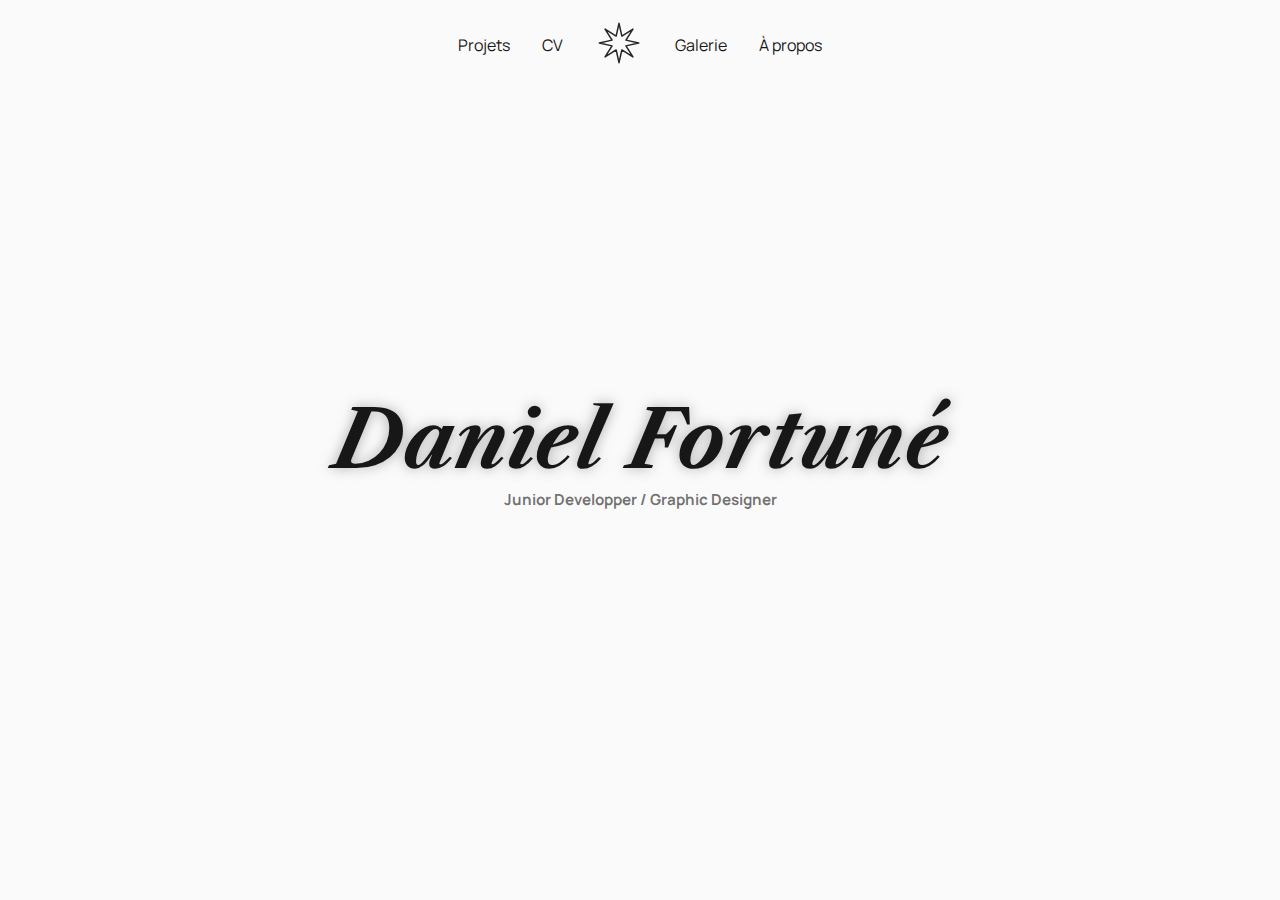
<file: index.html>
<!DOCTYPE html>
<html lang="en">
  <head>
    <meta charset="UTF-8" />
    <meta name="viewport" content="width=device-width, initial-scale=1.0" />
    <link rel="stylesheet" href="style.css" />
    <link rel="icon" type="image/x-icon" href="images/AA STAR.png" />
    <title>Daniel Fortuné</title>
  </head>
  <body>
    <header>
      <div class="container">
        <nav class="nav__container">
          <ul class="nav__list">
            <li>
              <a href="very_talented_please_hire_me.html" class="nav__links"
                >Projets</a
              >
            </li>
            <li><a href="cv.html" class="nav__links">CV</a></li>
          </ul>

          <a href="index.html"
            ><svg
              id="nav__logo"
              data-name="nav__logo"
              xmlns="http://www.w3.org/2000/svg"
              viewBox="0 0 3000 3000">
              <polygon
                points="1499.97 270.37 1679.74 1066.1 2369.47 630.55 1933.93 1320.29 2729.6 1500 1933.93 1679.71 2369.47 2369.45 1679.74 1933.9 1499.97 2729.63 1320.26 1933.9 630.53 2369.45 1066.07 1679.71 270.4 1500 1066.07 1320.29 630.53 630.55 1320.26 1066.1 1499.97 270.37" />
            </svg>
          </a>
          <ul class="nav__list">
            <li><a href="gallery.html" class="nav__links">Galerie</a></li>
            <li><a href="à-propos.html" class="nav__links">À propos</a></li>
          </ul>
        </nav>
      </div>
    </header>
    <main>
      <section class="hero__container container">
        <h1 class="hero__title">Daniel Fortuné</h1>
        <p class="hero__subtitle">Junior Developper / Graphic Designer</p>
      </section>
    </main>
    <footer></footer>
  </body>
</html>
</file>
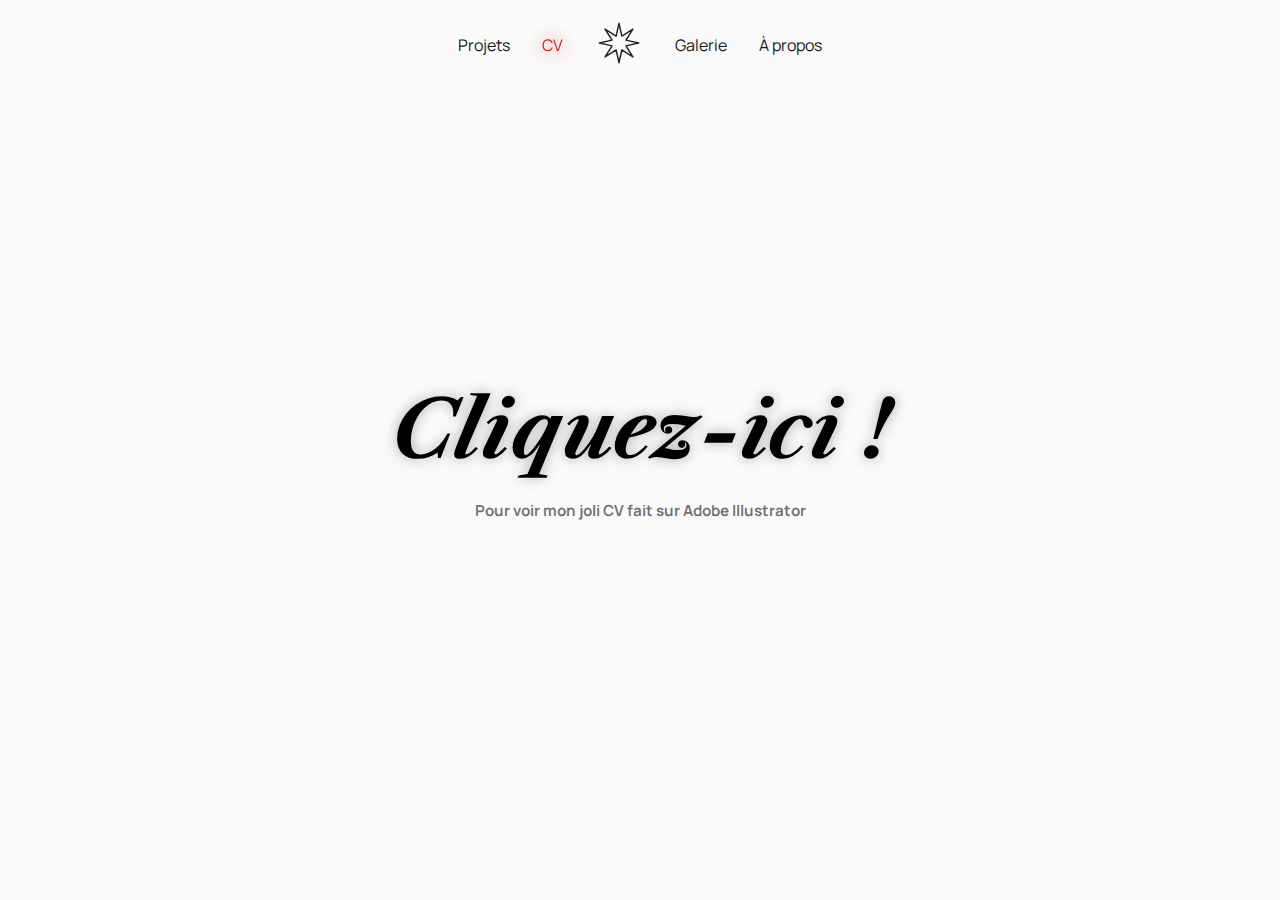
<file: cv.html>
<!DOCTYPE html>
<html lang="en">
  <head>
    <meta charset="UTF-8" />
    <meta name="viewport" content="width=device-width, initial-scale=1.0" />
    <link rel="stylesheet" href="style.css" />
    <link rel="icon" type="image/x-icon" href="images/AA STAR.png" />
    <title>CV</title>
  </head>
  <body>
    <header>
      <div class="container">
        <nav class="nav__container">
          <ul class="nav__list">
            <li>
              <a href="very_talented_please_hire_me.html" class="nav__links"
                >Projets</a
              >
            </li>
            <li class="active__link">
              <a href="cv.html" class="nav__links">CV</a>
            </li>
          </ul>

          <a href="index.html"
            ><svg
              id="nav__logo"
              data-name="nav__logo"
              xmlns="http://www.w3.org/2000/svg"
              viewBox="0 0 3000 3000">
              <polygon
                points="1499.97 270.37 1679.74 1066.1 2369.47 630.55 1933.93 1320.29 2729.6 1500 1933.93 1679.71 2369.47 2369.45 1679.74 1933.9 1499.97 2729.63 1320.26 1933.9 630.53 2369.45 1066.07 1679.71 270.4 1500 1066.07 1320.29 630.53 630.55 1320.26 1066.1 1499.97 270.37" />
            </svg>
          </a>
          <ul class="nav__list">
            <li><a href="gallery.html" class="nav__links">Galerie</a></li>
            <li><a href="à-propos.html" class="nav__links">À propos</a></li>
          </ul>
        </nav>
      </div>
    </header>

    <main>
      <section class="hero__container container cv__section">
        <form
          method="get"
          target="_blank"
          action="images/CV/CVDANIELFORTUNÉ.pdf">
          <button class="hero__title hero__button" type="submit">
            Cliquez-ici !
          </button>
        </form>

        <span style="text-align: center"
          ><p class="hero__subtitle">
            <br />
            Pour voir mon joli CV fait sur Adobe Illustrator
          </p></span
        >
      </section>

      <!-- <section class="hero__container container">
        <h1 class="hero__title">ErRoR (；☉_☉)</h1>
        <span style="text-align: center"
          ><p class="hero__subtitle">
            Je n'ai pas encore fini cette page :// <br />
            Je fais le nécessaire au plus vite !!
          </p></span
        >
      </section> -->

      <!-- <section class="hero__container container">
        <div class="cv__container">
          <h1>Cliquez pour télécharger !</h1>
          <div class="pdf__container">
            <a href="images/CV/CV DANIEL FORTUNÉ.pdf" download="Daniel Fortuné CV"
              ><img
                class="hero__resume"
                src="images/CV DANIEL FORTUNÉ.png"
                alt=""
            /></a>
          </div>
        </div>
      </section> -->
    </main>
  </body>
</html>
</file>
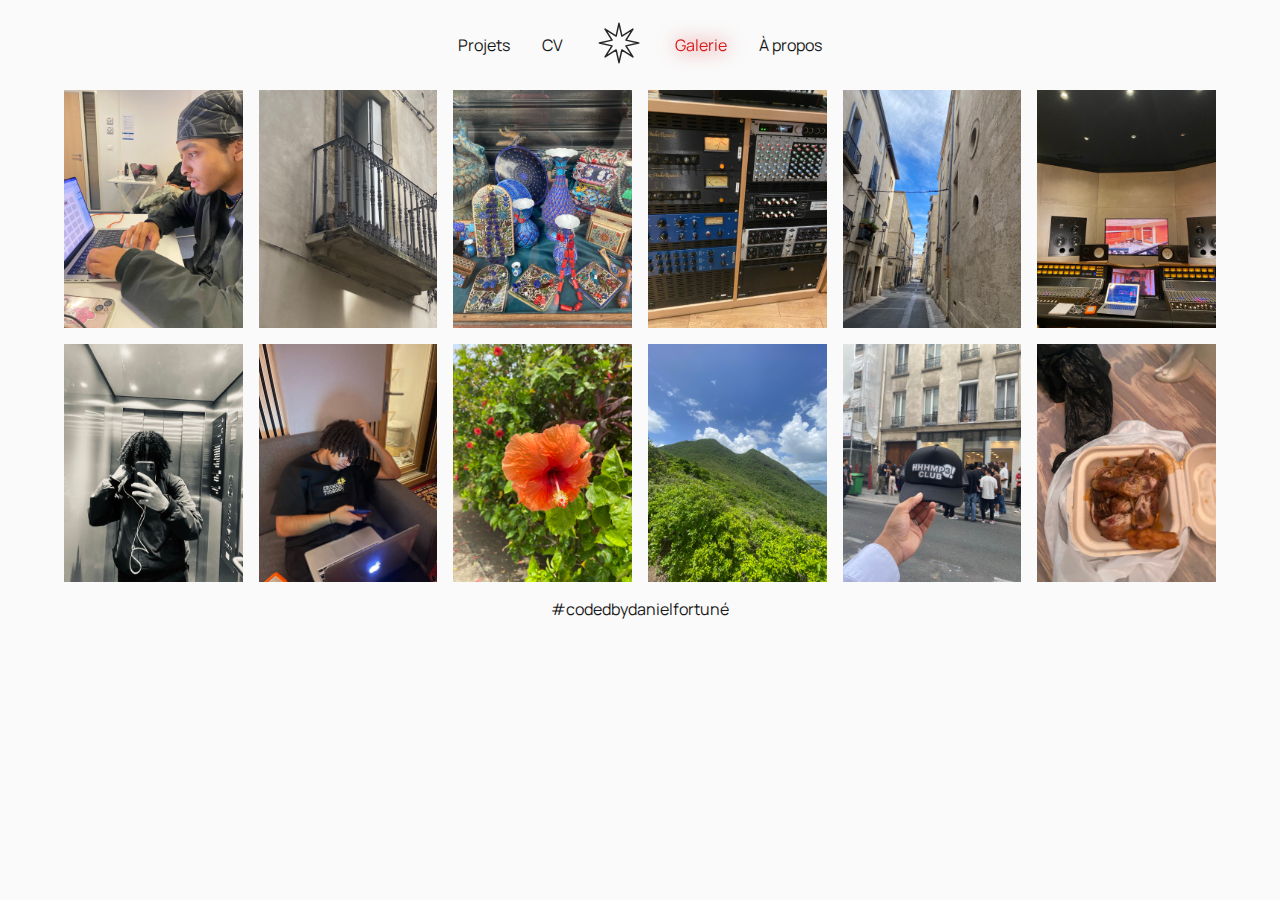
<file: gallery.html>
<!DOCTYPE html>
<html lang="en">
  <head>
    <meta charset="UTF-8" />
    <meta name="viewport" content="width=device-width, initial-scale=1.0" />
    <link rel="stylesheet" href="style.css" />
    <link rel="icon" type="image/x-icon" href="images/AA STAR.png" />

    <title>Galerie</title>
  </head>
  <body>
    <header>
      <div class="container">
        <nav class="nav__container">
          <ul class="nav__list">
            <li>
              <a href="very_talented_please_hire_me.html" class="nav__links"
                >Projets</a
              >
            </li>
            <li>
              <a href="cv.html" class="nav__links">CV</a>
            </li>
          </ul>

          <a href="index.html"
            ><svg
              id="nav__logo"
              data-name="nav__logo"
              xmlns="http://www.w3.org/2000/svg"
              viewBox="0 0 3000 3000">
              <polygon
                points="1499.97 270.37 1679.74 1066.1 2369.47 630.55 1933.93 1320.29 2729.6 1500 1933.93 1679.71 2369.47 2369.45 1679.74 1933.9 1499.97 2729.63 1320.26 1933.9 630.53 2369.45 1066.07 1679.71 270.4 1500 1066.07 1320.29 630.53 630.55 1320.26 1066.1 1499.97 270.37" />
            </svg>
          </a>
          <ul class="nav__list">
            <li class="active__link">
              <a href="gallery.html" class="nav__links">Galerie</a>
            </li>
            <li>
              <a href="à-propos.html" class="nav__links">À propos</a>
            </li>
          </ul>
        </nav>
      </div>
    </header>

    <main>
      <!-- <section class="hero__container container">
        <h1 class="hero__title">ErRoR (；☉_☉)</h1>
        <span style="text-align: center"
          ><p class="hero__subtitle">
            Je n'ai pas encore fini cette page :// <br />
            Je fais le nécessaire au plus vite !!
          </p></span
        >
      </section> -->

      <section class="photo__gallery container">
        <div class="gallery__wrapper">
          <img
            draggable="false"
            src="images/image_gallery/ecole_focused.jpeg"
            class="gallery__images"
            alt="photo 1" />
          <img
            draggable="false"
            src="images/image_gallery/montpellier_chat.jpeg"
            class="gallery__images"
            alt="photo 2" />
          <img
            draggable="false"
            src="images/image_gallery/paris_jewels.jpeg"
            class="gallery__images"
            alt="photo 3" />
          <img
            draggable="false"
            src="images/image_gallery/studio_analograck.jpeg"
            class="gallery__images"
            alt="photo 4" />
          <img
            draggable="false"
            src="images/image_gallery/montpellier_ruelle.jpeg"
            class="gallery__images"
            alt="photo 5" />
          <img
            draggable="false"
            src="images/image_gallery/studio_sodasound.jpeg"
            class="gallery__images"
            alt="photo 6" />

          <img
            draggable="false"
            src="images/image_gallery/selfie_elevatorpic.jpeg"
            class="gallery__images"
            alt="photo 9" />
          <img
            draggable="false"
            src="images/image_gallery/studio_sittingdown.jpeg"
            class="gallery__images"
            alt="photo 7" />

          <img
            draggable="false"
            src="images/image_gallery/mada_flower.jpeg"
            class="gallery__images"
            alt="photo 8" />
          <img
            draggable="false"
            src="images/image_gallery/mada_larcher.jpeg"
            class="gallery__images"
            alt="photo 10" />
          <img
            draggable="false"
            src="images/image_gallery/paris_hhhmp3event.jpeg"
            class="gallery__images"
            alt="photo 11" />
            <img
            draggable="false"
            src="images/image_gallery/lucia_jerkchicken.jpeg"
            class="gallery__images"
            alt="photo 12" />
        </div>
      </section>
    </main>
    <footer>
      <div class="container">
        <p class="footer__credit">
          <a href="https://github.com/dntbstck/Personal-Portfolio-Project"
            >#codedbydanielfortuné</a
          >
        </p>
      </div>
    </footer>
  </body>
</html>
</file>
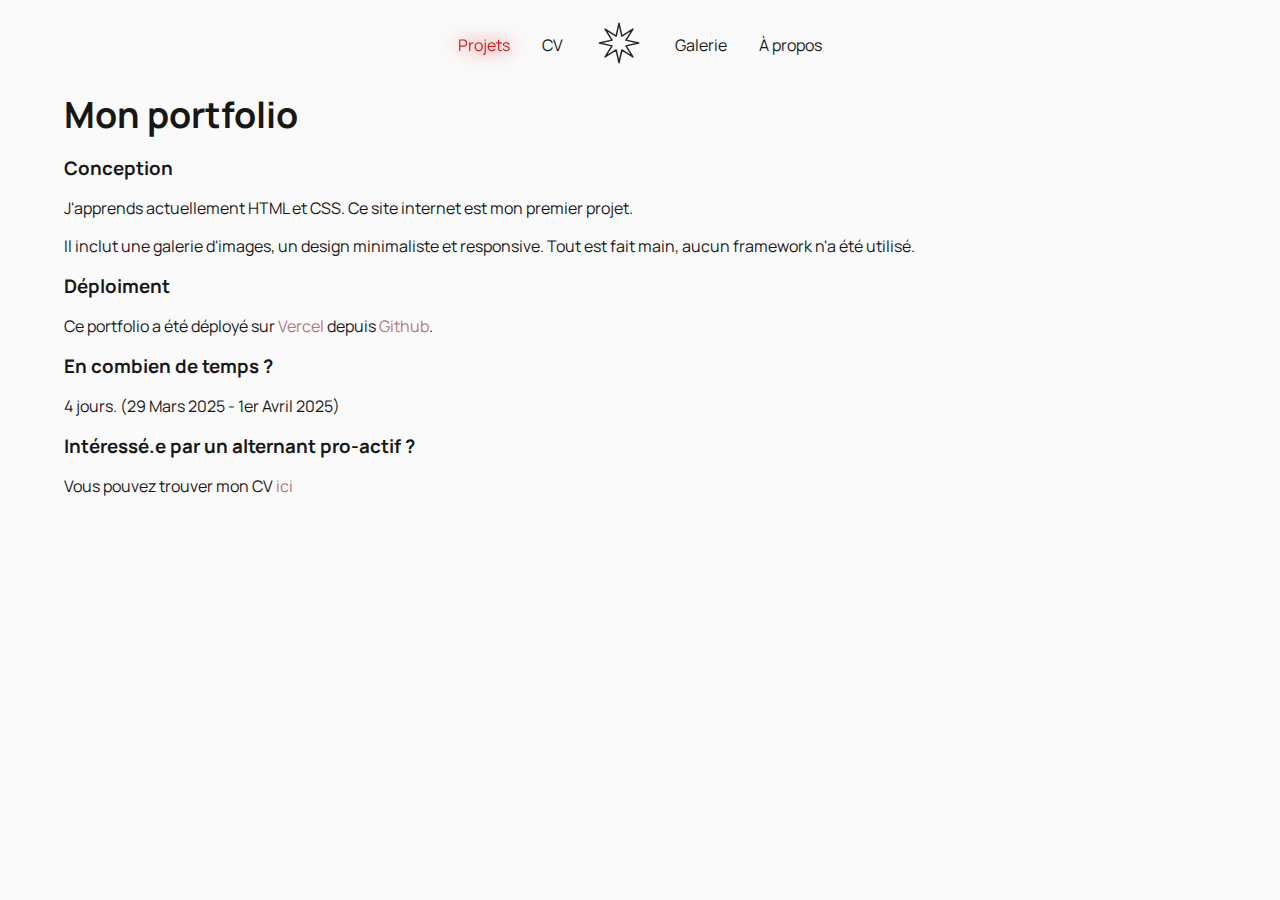
<file: very_talented_please_hire_me.html>
<!DOCTYPE html>
<html lang="en">
  <head>
    <meta charset="UTF-8" />
    <meta name="viewport" content="width=device-width, initial-scale=1.0" />
    <link rel="stylesheet" href="style.css" />
    <link rel="icon" type="image/x-icon" href="images/AA STAR.png" />
    <title>Projets</title>
  </head>
  <body>
    <header>
      <div class="container">
        <nav class="nav__container">
          <ul class="nav__list">
            <li class="active__link">
              <a href="very_talented_please_hire_me.html" class="nav__links"
                >Projets</a
              >
            </li>
            <li><a href="cv.html" class="nav__links">CV</a></li>
          </ul>

          <a href="index.html"
            ><svg
              id="nav__logo"
              data-name="nav__logo"
              xmlns="http://www.w3.org/2000/svg"
              viewBox="0 0 3000 3000">
              <polygon
                points="1499.97 270.37 1679.74 1066.1 2369.47 630.55 1933.93 1320.29 2729.6 1500 1933.93 1679.71 2369.47 2369.45 1679.74 1933.9 1499.97 2729.63 1320.26 1933.9 630.53 2369.45 1066.07 1679.71 270.4 1500 1066.07 1320.29 630.53 630.55 1320.26 1066.1 1499.97 270.37" />
            </svg>
          </a>
          <ul class="nav__list">
            <li><a href="gallery.html" class="nav__links">Galerie</a></li>
            <li><a href="à-propos.html" class="nav__links">À propos</a></li>
          </ul>
        </nav>
      </div>
    </header>
    <main>
      <div class="container">
        <div class="projects__wrapper">
          <section class="section__projects">
            <div class="section__projects__title">
              <h1>Mon portfolio</h1>
            </div>
            <div class="section__projects__text">
              <h3>Conception</h3>
              <p>
                J'apprends actuellement HTML et CSS. Ce site internet est mon
                premier projet.
              </p>
              <p>
                Il inclut
                <!-- un menu burger fait avec JavaSript pour la version
                mobile (pas encore mais bientôt promis),  -->une galerie
                d'images, un design minimaliste et responsive. Tout est fait
                main, aucun framework n'a été utilisé.
              </p>
              <h3>Déploiment</h3>
              <p>
                Ce portfolio a été déployé sur
                <a href="https://vercel.com/" target="_blank"
                  ><span style="color: rgb(180, 120, 120)">Vercel</span></a
                >
                depuis
                <a
                  href="https://github.com/dntbstck/Personal-Portfolio-Project"
                  target="_blank"
                  ><span style="color: rgb(180, 120, 120)">Github</span></a
                >.
              </p>
              <h3>En combien de temps ?</h3>
              <p>
                4 jours. (29 Mars 2025 - 1er Avril 2025)
                <br />
              </p>
              <h3>Intéressé.e par un alternant pro-actif ?</h3>
              <p>
                Vous pouvez trouver mon CV
                <a href="cv.html"
                  ><span style="color: rgb(180, 120, 120)">ici </span></a
                >
              </p>
            </div>
          </section>

          <!-- <section class="section__projects">
            <div class="section__projects__title">
              <h1>Design</h1>
            </div>

            <div class="stickers__cards__wrapper">
              <div class="card__1 cards grey-on-hover">
                <img src="images/neue star border.svg" alt="" />
                <h2>Stickers</h2>
                <p>Description</p>
              </div>
              <div class="card__2 cards grey-on-hover">
                <img src="images/poster_1 Large.png" alt="" />
                <h2>Posters</h2>
                <p>Description</p>
              </div>
              <div class="card__3 cards grey-on-hover">
                <img src="images/POST.png" alt="" />
                <h2>Communication</h2>
                <p>Description</p>
              </div>
              <div class="card__4 cards grey-on-hover">
                <img src="images/6tem-8.png" alt="" />
                <h2>Cover Arts</h2>
                <p>Description</p>
              </div>
            </div>
          </section> -->
        </div>
      </div>
    </main>
  </body>
</html>
</file>
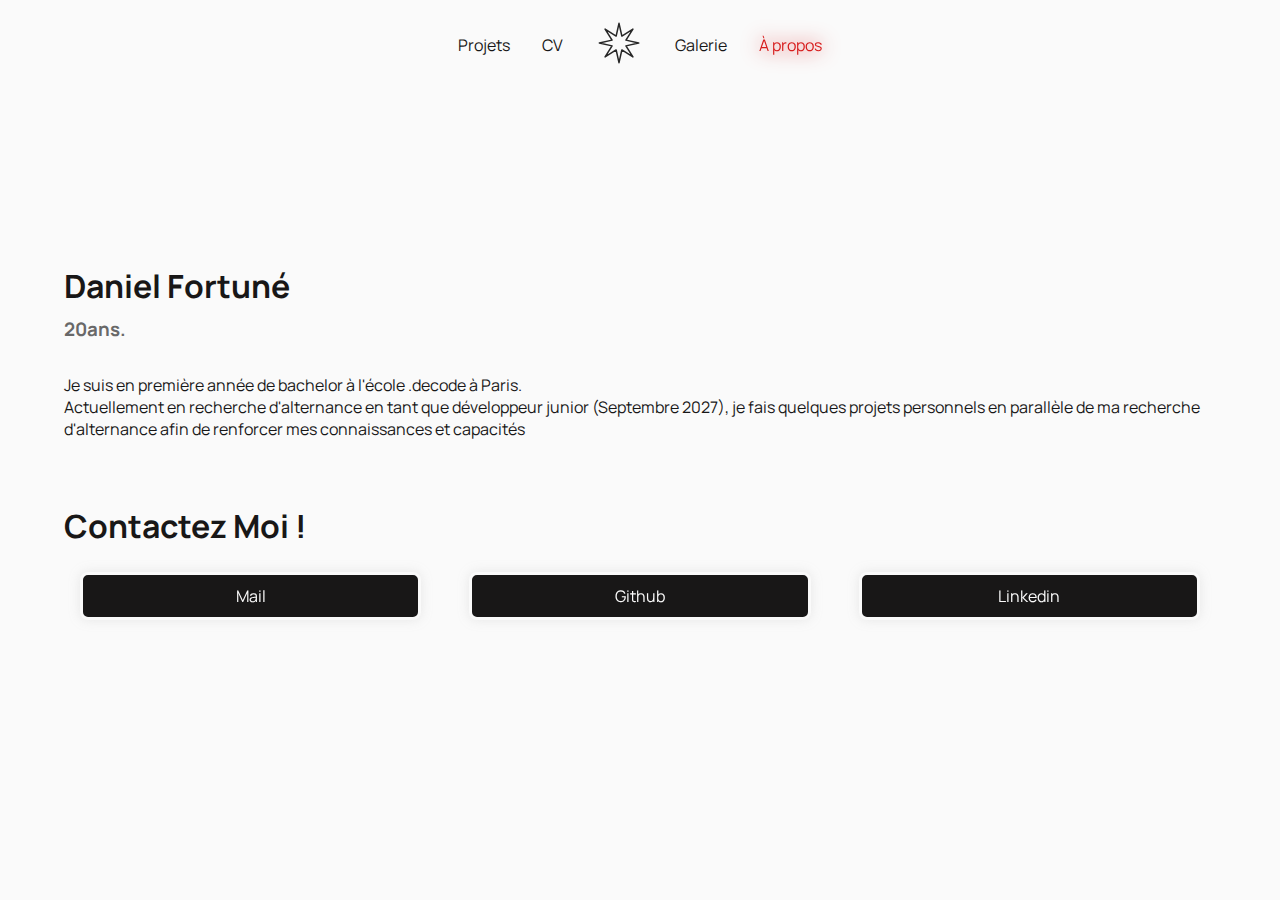
<file: à-propos.html>
<!DOCTYPE html>
<html lang="en">
  <head>
    <meta charset="UTF-8" />
    <meta name="viewport" content="width=device-width, initial-scale=1.0" />
    <link rel="stylesheet" href="style.css" />
    <link rel="icon" type="image/x-icon" href="images/AA STAR.png" />
    <title>À propos</title>
  </head>
  <body>
    <header>
      <div class="container">
        <nav class="nav__container">
          <ul class="nav__list">
            <li>
              <a href="very_talented_please_hire_me.html" class="nav__links"
                >Projets</a
              >
            </li>
            <li>
              <a href="cv.html" class="nav__links">CV</a>
            </li>
          </ul>

          <a href="index.html"
            ><svg
              id="nav__logo"
              data-name="nav__logo"
              xmlns="http://www.w3.org/2000/svg"
              viewBox="0 0 3000 3000">
              <polygon
                points="1499.97 270.37 1679.74 1066.1 2369.47 630.55 1933.93 1320.29 2729.6 1500 1933.93 1679.71 2369.47 2369.45 1679.74 1933.9 1499.97 2729.63 1320.26 1933.9 630.53 2369.45 1066.07 1679.71 270.4 1500 1066.07 1320.29 630.53 630.55 1320.26 1066.1 1499.97 270.37" />
            </svg>
          </a>
          <ul class="nav__list">
            <li><a href="gallery.html" class="nav__links">Galerie</a></li>
            <li class="active__link">
              <a href="à-propos.html" class="nav__links">À propos</a>
            </li>
          </ul>
        </nav>
      </div>
    </header>

    <main>
      <!-- <section class="hero__container container">
        <h1 class="hero__title">ErRoR (；☉_☉)</h1>
        <span style="text-align: center"
          ><p class="hero__subtitle">
            Je n'ai pas encore fini cette page :// <br />
            Je fais le nécessaire au plus vite !!
          </p></span
        >
      </section> -->

      <section class="hero__container container">
        <div class="àpropos__wrapper">
          <!-- <div class="àpropos__left">
            <div class="àpropos__image">
              <img src="images/image_gallery/selfie_elevatorpic.jpeg" alt="" />
            </div>
          </div> -->
          <div class="àpropos__right">
            <div class="àpropos__text">
              <div class="àpropos__text_header">
                <h1>Daniel Fortuné</h1>
                <h3>20ans.</h3>
              </div>
              <p>
                Je suis en première année de bachelor à l'école
                <a href="https://www.ecole-decode.fr" target="_blank"
                  >.decode</a
                >
                à Paris. <br />Actuellement en recherche d'alternance en tant
                que développeur junior (Septembre 2027), je fais quelques
                projets personnels en parallèle de ma recherche d'alternance
                afin de renforcer mes connaissances et capacités
              </p>
            </div>
            <div class="àpropos__contact àpropos__text_header">
              <h1>Contactez Moi !</h1>
              <div class="àpropos__contact__list">
                <a href="mailto:danielfortune.pro@gmail.com">
                  <div>
                    <p>Mail</p>
                  </div>
                </a>
                <a href="https://github.com/dntbstck">
                  <div>
                    <p>Github</p>
                  </div>
                </a>
                <a href="https://www.linkedin.com/in/danielfortuné/">
                  <div>
                    <p>Linkedin</p>
                  </div>
                </a>
                <!-- <li>
                  <a href=""><img src="" alt="" /></a>
                  <p>Instagram</p>
                </li> -->
              </div>
            </div>
          </div>
        </div>
      </section>
    </main>
  </body>
</html>
</file>
<file: style.css>
@import url("https://fonts.googleapis.com/css2?family=Libre+Caslon+Text:ital,wght@0,400;0,700;1,400&family=Manrope:wght@200..800&display=swap");

@font-face {
  font-family: "Libre Caslon Condensed", sans-serif;
  src: url(https://fonts.cdnfonts.com/css/libre-caslon-text);
}
/* font-family: "Manrope", sans-serif;
font-family: 'Libre Caslon Condensed', sans-serif;
font-family: 'Neue Haas Grotesk Display Pro', sans-serif; */

/* .libre-caslon-text-regular {
  font-family: "Libre Caslon Text", serif;
  font-weight: 400;
  font-style: normal;
}

.libre-caslon-text-bold {
  font-family: "Libre Caslon Text", serif;
  font-weight: 700;
  font-style: normal;
}

.libre-caslon-text-regular-italic {
  font-family: "Libre Caslon Text", serif;
  font-weight: 400;
  font-style: italic;
}


.manrope-<uniquifier> {
  font-family: "Manrope", sans-serif;
  font-optical-sizing: auto;
  font-weight: <weight>;
  font-style: normal;
}
 */

:root {
  --background-color: #FAFAFA;
  --dropshadow-hover: #d71c1c;
  --black: rgb(24, 23, 23);
}

* {
  padding: 0;
  margin: 0;
  box-sizing: border-box;
}

html {
  font-family: "Manrope", sans-serif;
  color: var(--black);
}

body {
  background-color: var(--background-color);
}

.container {
  width: 90%;
  margin: auto;
  /* background-color: blue; */
}

header {
  background-color: var(--background-color);
  /*  filter: drop-shadow(0 0 0.4rem #fcfbf5); */
}

.nav__container {
  display: flex;
  align-items: center;
  justify-content: center;

  column-gap: 2rem;

  height: 10vh;
}

.nav__list {
  list-style: none;
  display: flex;
  column-gap: 2rem;
}

.nav__links,
a {
  text-decoration: none;
  color: inherit;
  transition: all 0.2s;
}

.active__link {
  color: var(--dropshadow-hover);
  filter: drop-shadow(0 0 0.6rem);
}

.nav__links:hover,
.nav__links:focus {
  color: var(--dropshadow-hover);
  filter: drop-shadow(0 0 0.6rem);
}

#nav__logo {
  width: 3rem;
  fill: var(--background-color);
  stroke-linecap: round;
  stroke-linejoin: round;
  stroke-width: 6rem;
  stroke: rgba(0, 0, 0, 0.842);
  transition: all 0.5s;
}

#nav__logo:hover {
  cursor: pointer;
  transform: rotate(180deg);
  fill: var(--black);
  stroke-linecap: round;
  stroke-linejoin: round;
  stroke-width: 6rem;
  stroke: var(--background-color);
  color: var(--black);
  filter: drop-shadow(0 0 0.6rem);
}

/* #nav__logo{
    width: 4rem;
    stroke-linecap: round;
    stroke-linejoin: round;
    stroke-width: 4rem;
    stroke: #fcfbf5;
} */

.hero__container {
  /* border: solid; */
  display: flex;
  flex-direction: column;
  align-items: center;
  justify-content: center;
  height: 80vh;
}

.hero__title {
  font-family: "Libre Caslon Text", serif;
  font-weight: 700;
  font-style: italic;
  filter: drop-shadow(0 0 0.4rem rgba(73, 72, 72, 0.433));
  font-size: calc(1rem + 5vw);
}

.hero__subtitle {
  color: rgba(44, 42, 42, 0.664);
  font-weight: 700;
  font-size: calc(0.55rem + 0.5vw);
}

.hero__resume {
  width: 30rem;
  object-fit: cover;
}
.cv__container {
  display: flex;
  flex-direction: column;
  align-items: center;
  justify-content: center;
  row-gap: 3rem;
}

.hero__button {
  border: none;
  background: none;
  cursor: pointer;
}

.pdf__container {
  display: flex;
  justify-content: center;

  width: 50vw;
}

/* Page Projets */

.projects__wrapper {
  /* border: solid green; */
  display: flex;
  flex-direction: column;
  row-gap: 2rem;
}
.section__projects {
  display: flex;
  flex-direction: column;
  row-gap: 1rem;
  /* border: solid; */
}

.section__projects__title {
  font-size: large;
}

.section__projects__text {
  display: flex;
  flex-direction: column;
  row-gap: 1rem;
}

.stickers__cards__wrapper {
  display: grid;
  grid-template-columns: repeat(auto-fit, minmax(250px, 1fr));
  gap: 5rem;
}

.cards {
  background-color: var(--background-color);
  border-radius: 1rem;
  filter: drop-shadow(0 0 0.35rem rgba(142, 140, 140, 0.177));
  padding: 1rem;
  transition: all 0.2s; /* Animation */
  border: solid;
}

/* .card__1{
  
}
.card__2{
  background-color: var(--background-color);
  border-radius: 1rem;
  filter: drop-shadow(0 0 0.35rem rgba(142, 140, 140, 0.177));
  padding: 1rem;
  transition: all .2s;
  border: solid;
}
.card__3{
  background-color: var(--background-color);
  border-radius: 1rem;
  filter: drop-shadow(0 0 0.35rem rgba(142, 140, 140, 0.177));
  padding: 1rem;
  transition: all .2s;
  border: solid;
}
.card__4{
  background-color: var(--background-color);
  border-radius: 1rem;
  filter: drop-shadow(0 0 0.35rem rgba(142, 140, 140, 0.177));
  padding: 1rem;
  transition: all .4s;
  border: solid;
} */

.stickers__cards__wrapper div img {
  width: 100%;
  border-radius: 1em;
  aspect-ratio: 1 / 1;
  object-fit: cover;
  border: solid;
}

.stickers__cards__wrapper div:hover {
  cursor: pointer;
  transform: scale(0.99);
}

.grey-on-hover {
  position: relative;
  cursor: pointer;

  &:before {
    content: "";
    position: absolute;
    top: 0;
    left: 0;
    width: 100%;
    height: 100%;
    background-color: rgba(0, 0, 0, 0.116);
    transition: opacity 0.3s;
    opacity: 0;
    z-index: 2;
  }

  &:hover:before {
    opacity: 1;
  }
}

@media screen and (max-width: 600px) {
  .gallery,
  .cards {
    grid-template-columns: 1fr; /* Une seule colonne sur petit écran */
  }
}

/* Page Galerie Photo */

.gallery__wrapper {
  display: grid;
  grid-template-columns: repeat(auto-fit, minmax(10rem, 1fr));
  gap: 1rem;
}

.gallery__images {
  width: 100%;
  height: auto;
  object-fit: cover;
  user-select: none;
}

.footer__credit {
  display: flex;
  justify-content: center;
  align-items: center;
  padding: 1rem;
  color: var(--black);
}

/* Page à propos */

/* .àpropos__wrapper {
  display: grid;
  grid-template-columns: repeat(auto-fit, minmax(10rem, 1fr));
  gap: 1rem;
}
 */


.àpropos__right {
  display: flex;
  flex-direction: column;
  row-gap: 4rem;
  justify-content: center;
  
  
}

.àpropos__text {
  display: flex;
  flex-direction: column;
  row-gap: 2rem;
  justify-content: center;
}

.àpropos__text_header {
  display: flex;
  flex-direction: column;
  row-gap: 0.5rem;
}

.àpropos__text_header h3 {
  color: rgb(104, 104, 104);
}

.àpropos__left{
  width: 100%;
  height: auto;
  object-fit: cover;
  user-select: none;
  display: flex;
  justify-content: center;
  align-items: center;
  
}

.àpropos__image img {
  width: 70%;
  height: auto;
  object-fit: cover;
  user-select: none;
}

.àpropos__image  {
  display: flex;
  justify-content: center;
  align-items: center;
}

.àpropos__contact__list {
  padding: 1rem;
  list-style: none;
  display: grid;
  grid-template-columns: repeat(auto-fit, minmax(10rem, 1fr));
  column-gap: 3rem;
  row-gap: 1rem;
}

.àpropos__contact__list div {
  border: solid;
  border-radius: 0.5rem;
  background-color: var(--black);
  color: var(--background-color);
  height: 3rem;
  display: flex;
  justify-content: center;
  align-items: center;
  width: 100%;
  filter: drop-shadow(0 0 0.35rem rgba(142, 140, 140, 0.177));

  transition: all 0.2s;
}

.àpropos__contact__list div:hover {
  cursor: pointer;
  transform: scale(0.9);
}
</file>
